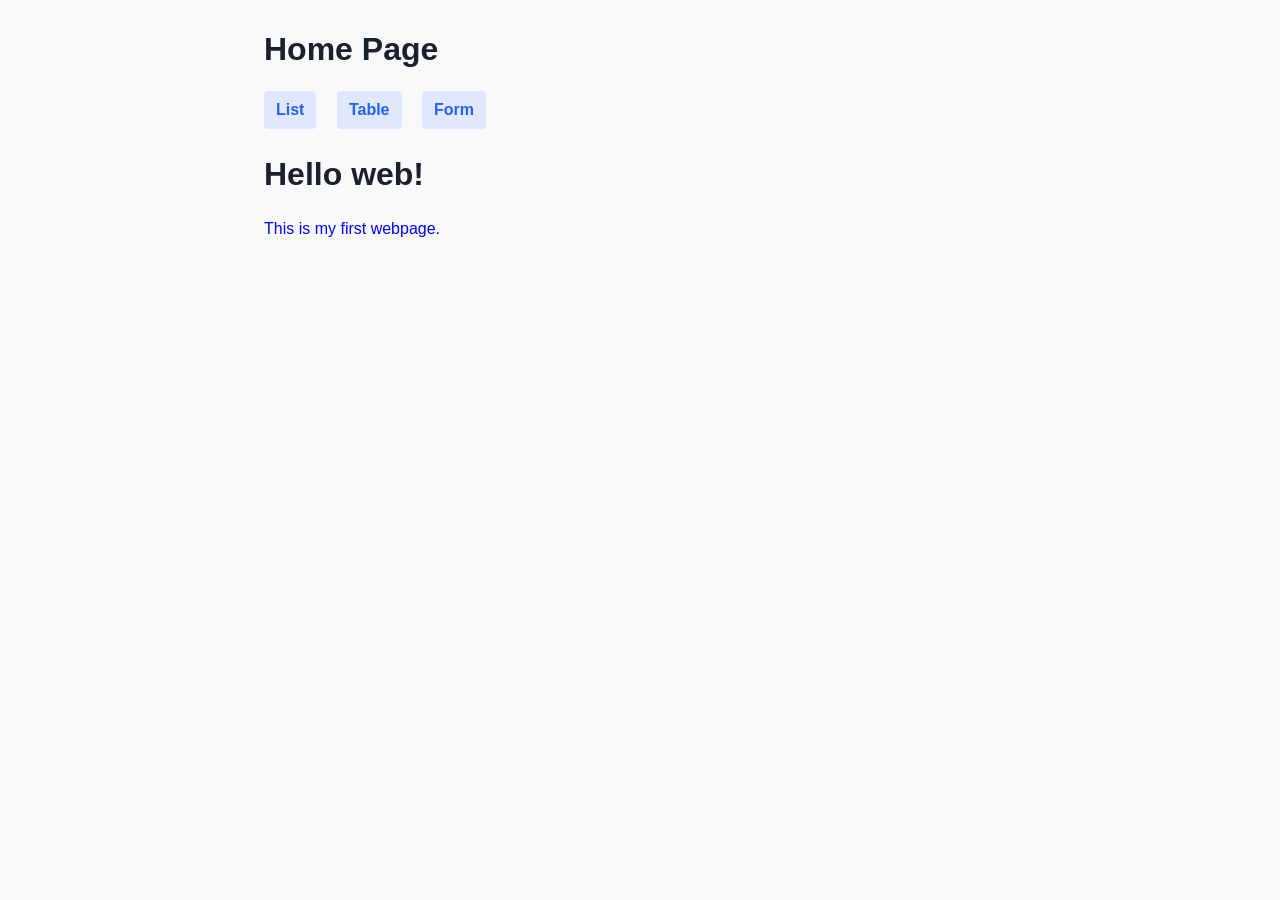
<file: WebProgramming/HTML-CSS-JavaScript/Project001_(Form_List_Table)/index.html>
<!DOCTYPE html>
<html lang="en">

<head>
    <link rel="stylesheet" href="style.css">
    <meta charset="UTF-8">
    <meta name="viewport" content="width=device-width, initial-scale=1.0">
    <title>Home</title>

    <style>
        p {
            color: blue;
        }
    </style>
</head>

<body>

    <h1>Home Page</h1>

    <a href="list.html">List</a>
    <a href="table.html">Table</a>
    <a href="form.html">Form</a>

    <h1>Hello web!</h1>

    <p>This is my first webpage.</p>

</body>

</html>
</file>
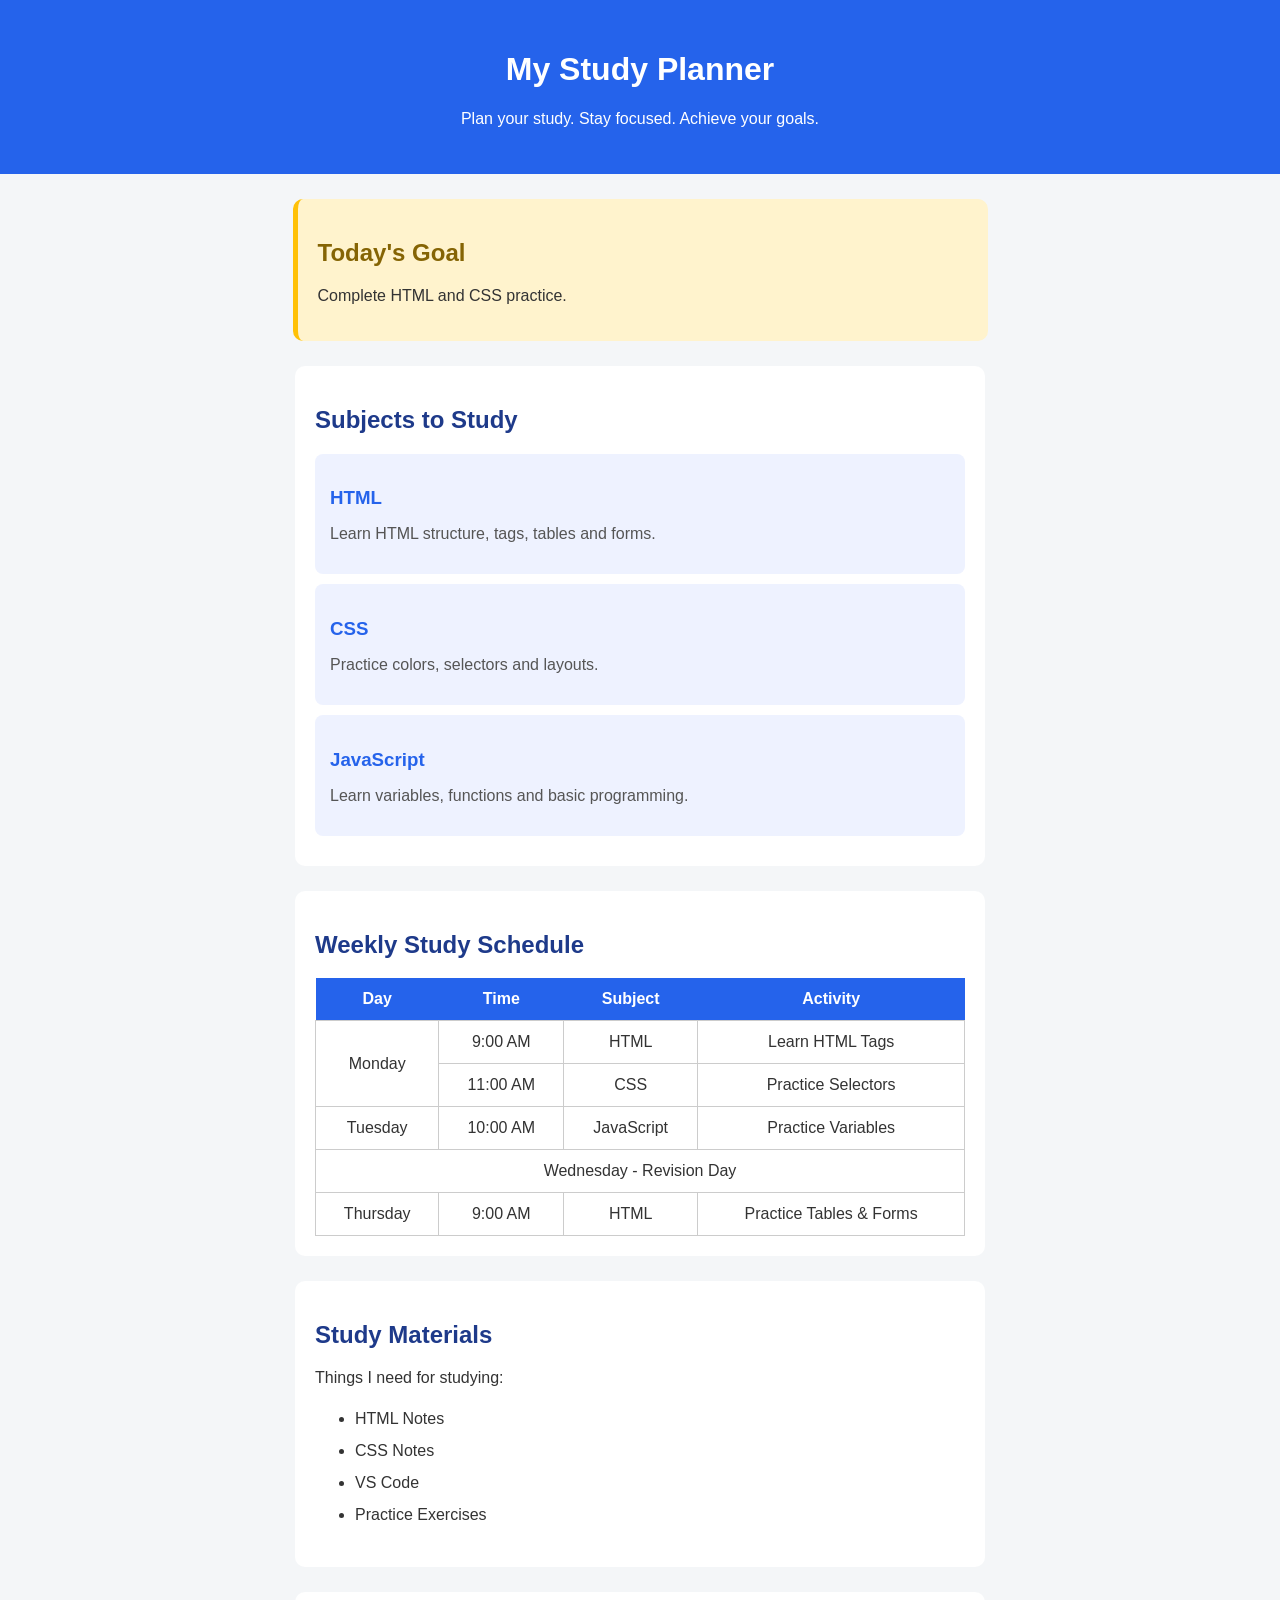
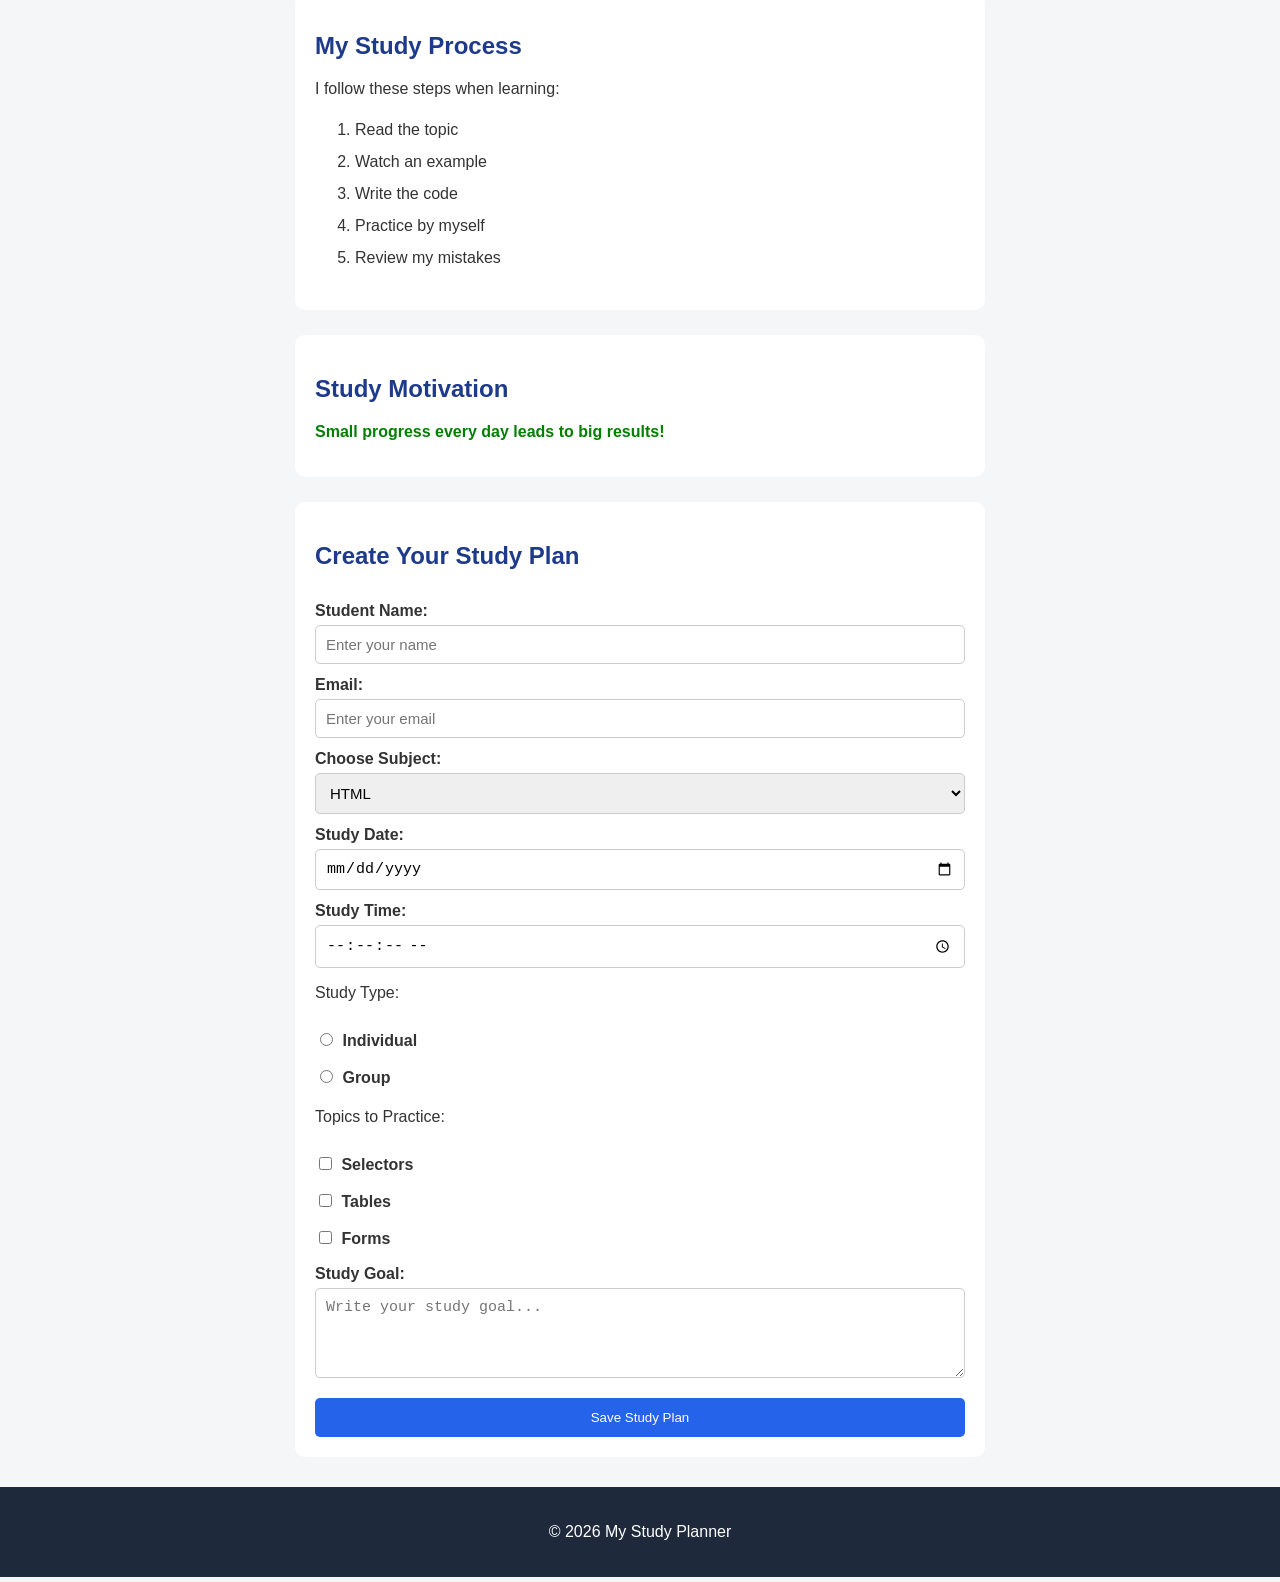
<file: WebProgramming/HTML-CSS-JavaScript/Project002_(Mini_Project_on_Study_Plan)/index.html>
<!DOCTYPE html>
<html lang="en">

<head>
    <meta charset="UTF-8">
    <meta name="viewport" content="width=device-width, initial-scale=1.0">

    <title>My Study Planner</title>

    <!-- ==============================================
        EXTERNAL CSS
        ============================================== -->
    <link rel="stylesheet" href="style.css">

    <!-- ==============================================
        INTERNAL CSS
        ============================================== -->
    <style>
        .today {
            background-color: #fff3cd;
            border-left: 5px solid #ffc107;
        }

        .today h2 {
            color: #856404;
        }
    </style>

</head>

<body>

    <!-- ==============================================
        HEADER
        ============================================== -->

    <header>

        <h1>My Study Planner</h1>

        <p>
            Plan your study. Stay focused. Achieve your goals.
        </p>

    </header>

    <main>

        <!-- ==============================================
            TODAY'S GOAL
            ============================================== -->

        <section class="today">

            <h2>Today's Goal</h2>

            <p>
                Complete HTML and CSS practice.
            </p>

        </section>

        <!-- ==============================================
            SUBJECTS
            ============================================== -->

        <section class="subjects">

            <h2>Subjects to Study</h2>

            <div class="subject">
                <h3>HTML</h3>
                <p>
                    Learn HTML structure, tags, tables and forms.
                </p>
            </div>

            <div class="subject">
                <h3>CSS</h3>
                <p>
                    Practice colors, selectors and layouts.
                </p>
            </div>

            <div class="subject">
                <h3>JavaScript</h3>
                <p>
                    Learn variables, functions and basic programming.
                </p>
            </div>

        </section>

        <!-- ==============================================
            STUDY SCHEDULE TABLE
            ============================================== -->

        <section class="schedule">

            <h2>Weekly Study Schedule</h2>

            <table>

                <!-- Table heading -->
                <tr>
                    <th>Day</th>
                    <th>Time</th>
                    <th>Subject</th>
                    <th>Activity</th>
                </tr>

                <!-- Monday -->
                <tr>
                    <td rowspan="2">Monday</td>
                    <td>9:00 AM</td>
                    <td>HTML</td>
                    <td>Learn HTML Tags</td>
                </tr>

                <tr>
                    <td>11:00 AM</td>
                    <td>CSS</td>
                    <td>Practice Selectors</td>
                </tr>

                <!-- Tuesday -->
                <tr>
                    <td>Tuesday</td>
                    <td>10:00 AM</td>
                    <td>JavaScript</td>
                    <td>Practice Variables</td>
                </tr>

                <!-- Colspan -->
                <tr>
                    <td colspan="4">
                        Wednesday - Revision Day
                    </td>
                </tr>

                <!-- Thursday -->
                <tr>
                    <td>Thursday</td>
                    <td>9:00 AM</td>
                    <td>HTML</td>
                    <td>Practice Tables & Forms</td>
                </tr>

            </table>

        </section>

        <!-- ==============================================
            STUDY MATERIALS - UL
            ============================================== -->

        <section class="materials">

            <h2>Study Materials</h2>

            <p>Things I need for studying:</p>

            <ul>
                <li>HTML Notes</li>
                <li>CSS Notes</li>
                <li>VS Code</li>
                <li>Practice Exercises</li>
            </ul>

        </section>

        <!-- ==============================================
            STUDY STEPS - OL
            ============================================== -->

        <section class="steps">

            <h2>My Study Process</h2>

            <p>I follow these steps when learning:</p>

            <ol>
                <li>Read the topic</li>
                <li>Watch an example</li>
                <li>Write the code</li>
                <li>Practice by myself</li>
                <li>Review my mistakes</li>
            </ol>

        </section>

        <!-- ==============================================
            MOTIVATION
            ============================================== -->

        <section class="motivation">

            <h2>Study Motivation</h2>

            <!-- INLINE CSS -->

            <p style="color: green; font-weight: bold;">
                Small progress every day leads to big results!
            </p>

        </section>

        <!-- ==============================================
            STUDY PLAN FORM
            ============================================== -->

        <section class="study-form">

            <h2>Create Your Study Plan</h2>

            <form id="studyForm">

                <!-- Name -->
                <label for="name">
                    Student Name:
                </label>
                <input
                    type="text"
                    id="name"
                    name="name"
                    placeholder="Enter your name"
                >

                <!-- Email -->
                <label for="email">
                    Email:
                </label>
                <input
                    type="email"
                    id="email"
                    name="email"
                    placeholder="Enter your email"
                >

                <!-- Subject -->
                <label for="subject">
                    Choose Subject:
                </label>
                <select id="subject" name="subject">
                    <option value="html">HTML</option>
                    <option value="css">CSS</option>
                    <option value="javascript">
                        JavaScript
                    </option>
                </select>

                <!-- Study Date -->
                <label for="date">
                    Study Date:
                </label>
                <input
                    type="date"
                    id="date"
                    name="date"
                >

                <!-- Study Time -->
                <label for="time">Study Time:</label>
                <input
                    type="time"
                    id="time"
                    name="time"
                    step="1"
                >

                <!-- Study Type -->
                <p>Study Type:</p>

                <label>
                    <input
                        type="radio"
                        name="study-type"
                        value="individual"
                    >
                    Individual
                </label>

                <label>
                    <input
                        type="radio"
                        name="study-type"
                        value="group"
                    >
                    Group
                </label>

                <!-- Topics -->
                <p>Topics to Practice:</p>

                <label>
                    <input
                        type="checkbox"
                        name="topics"
                        value="selectors"
                    >
                    Selectors
                </label>

                <label>
                    <input
                        type="checkbox"
                        name="topics"
                        value="tables"
                    >
                    Tables
                </label>

                <label>
                    <input
                        type="checkbox"
                        name="topics"
                        value="forms"
                    >
                    Forms
                </label>

                <!-- Message -->
                <label for="message">
                    Study Goal:
                </label>
                <textarea
                    id="message"
                    name="message"
                    rows="4"
                    placeholder="Write your study goal..."
                ></textarea>

                <!-- Submit -->
                <button type="submit">
                    Save Study Plan
                </button>

            </form>

        </section>

    </main>

    <!-- ==============================================
        FOOTER
        ============================================== -->

    <footer>

        <p>
            &copy; 2026 My Study Planner
        </p>

    </footer>

<script>
    document.getElementById("studyForm").addEventListener("submit", function(event) {
        event.preventDefault(); // Stops the page from refreshing
        alert("Study Plan submitted successfully!");
    });
</script>

</body>

</html>
</file>
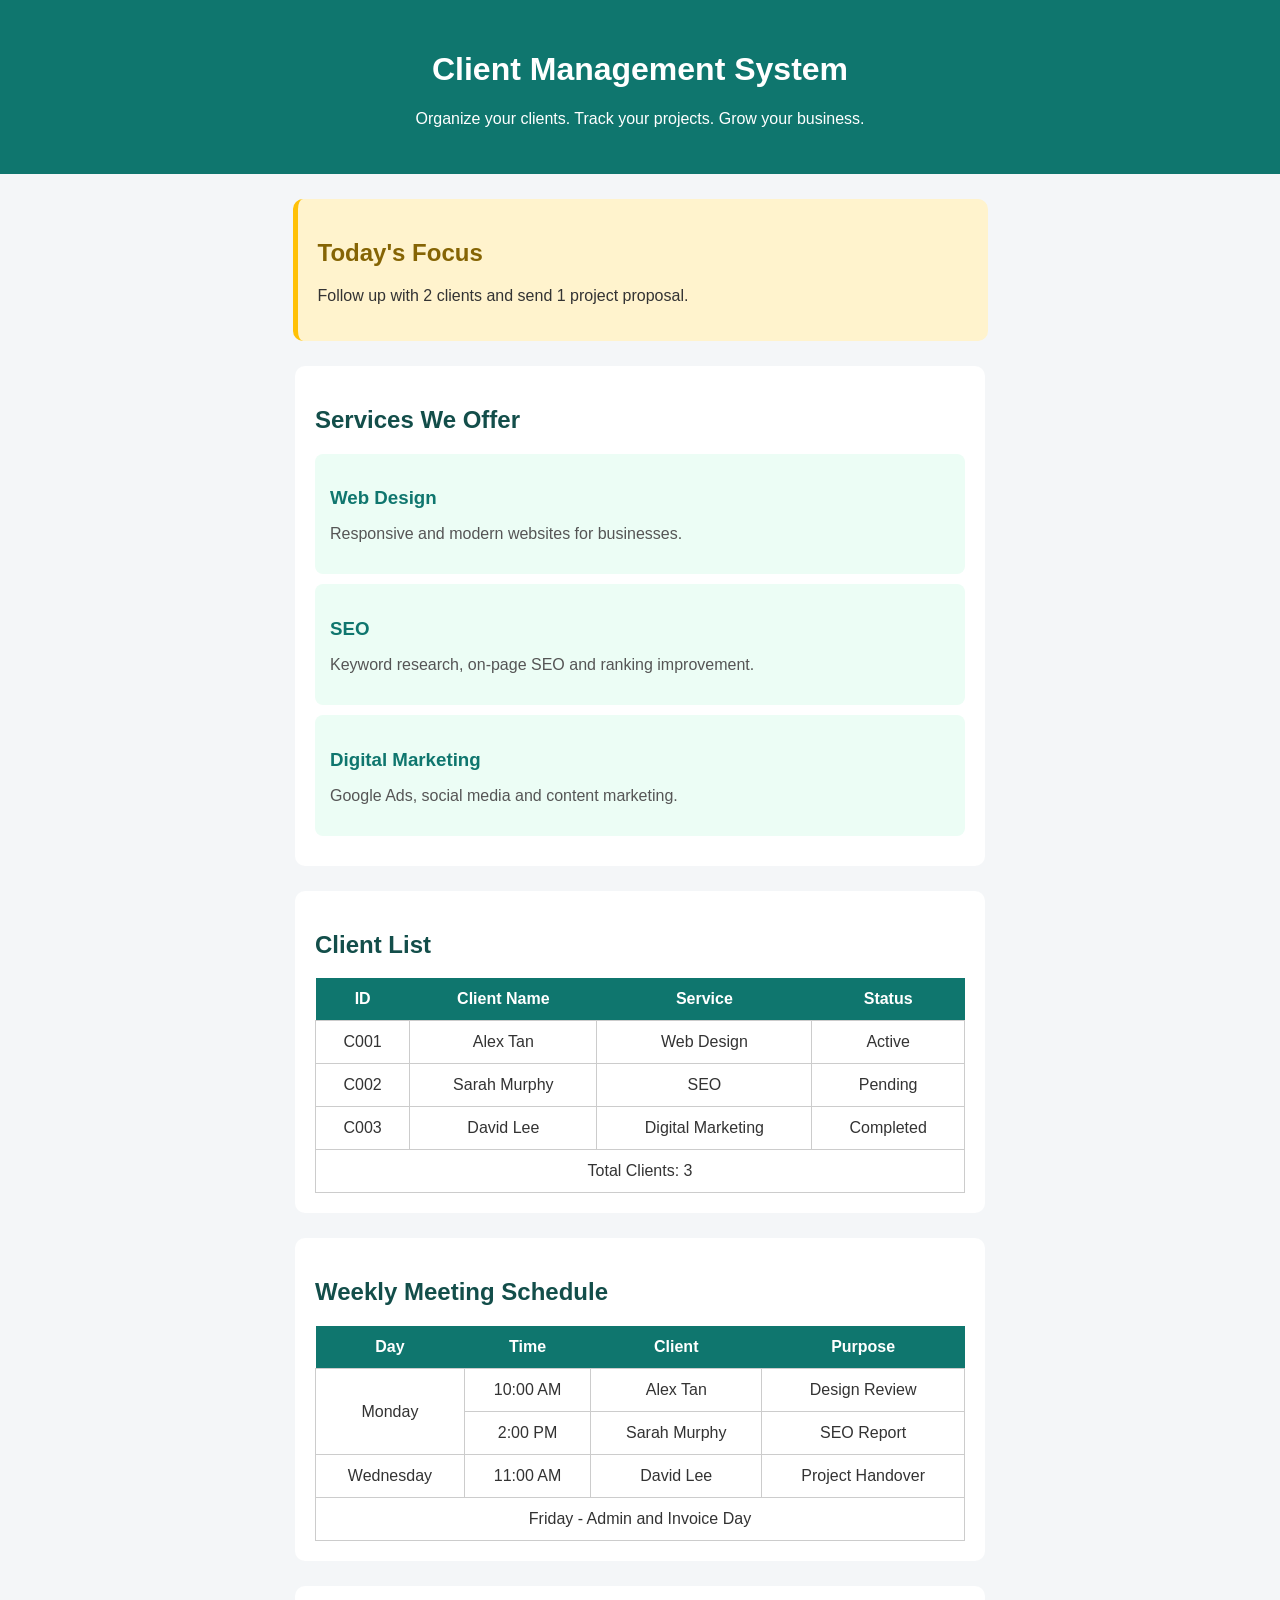
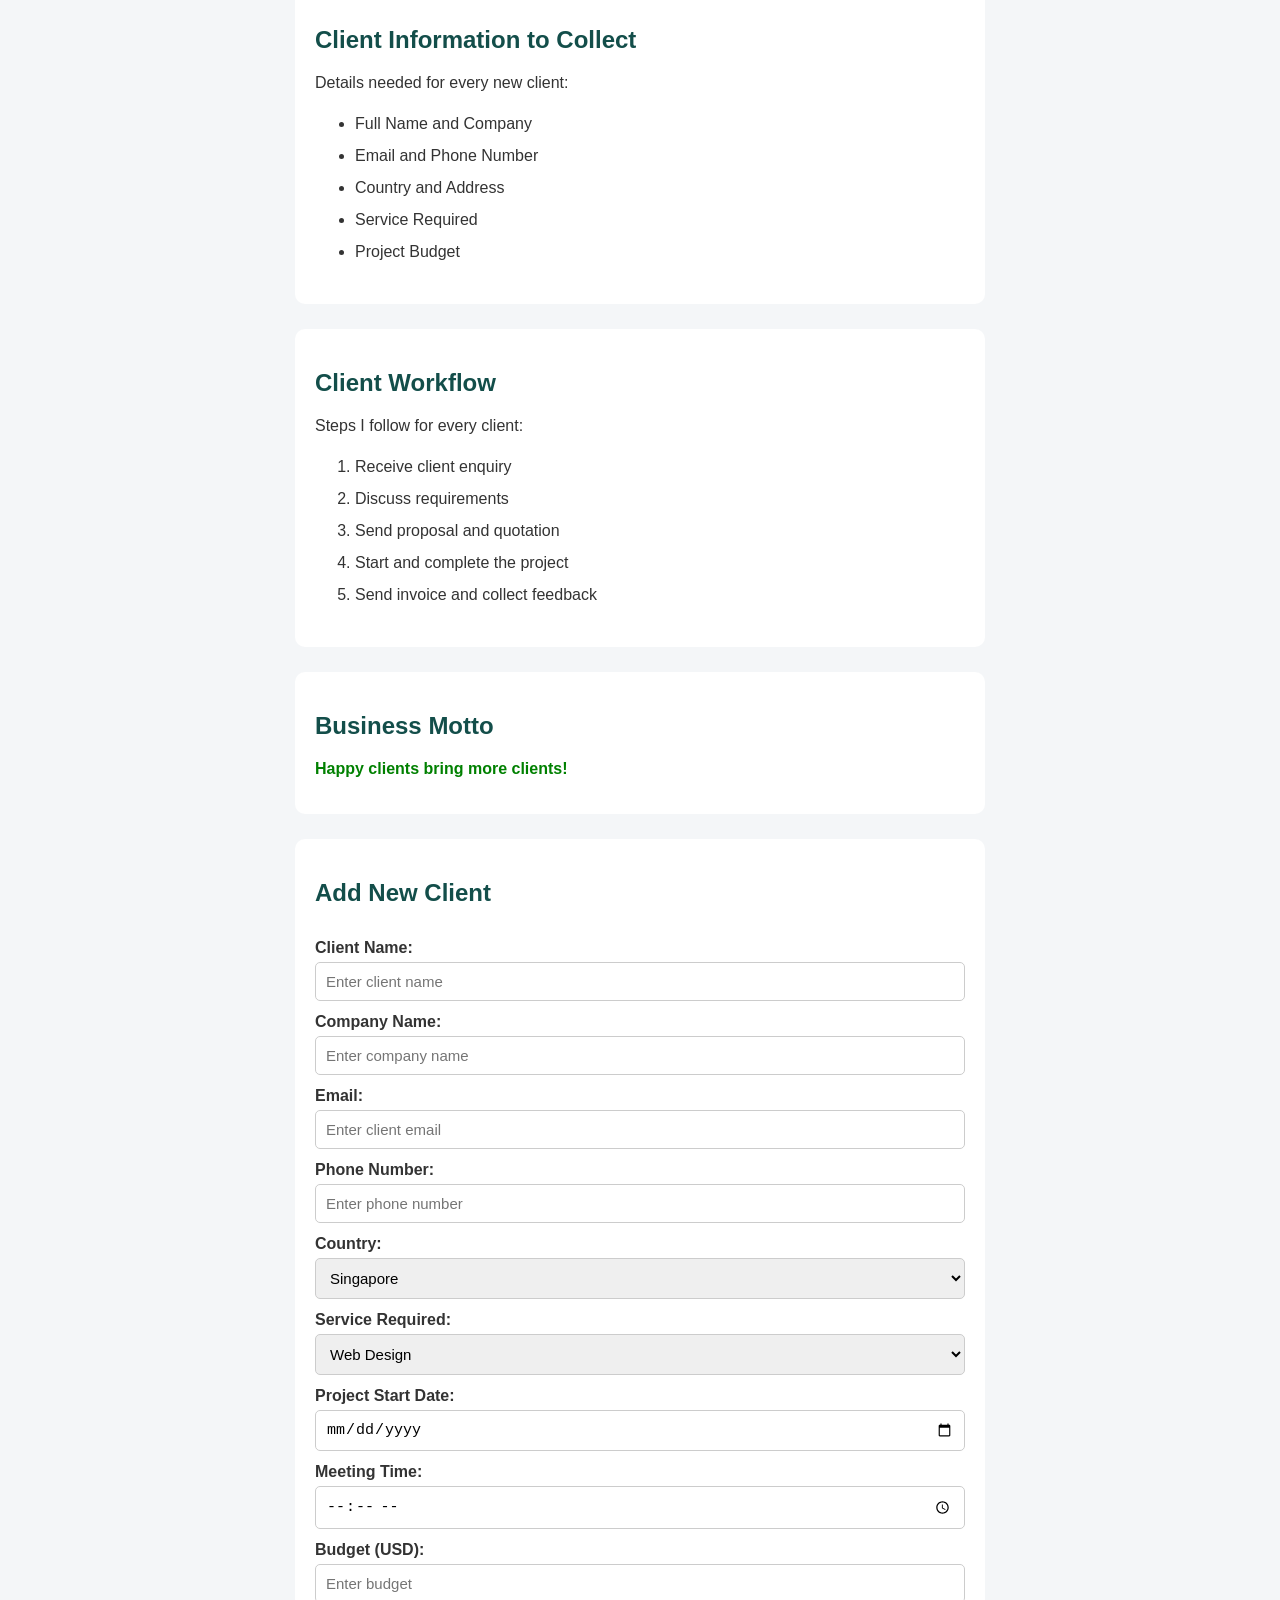
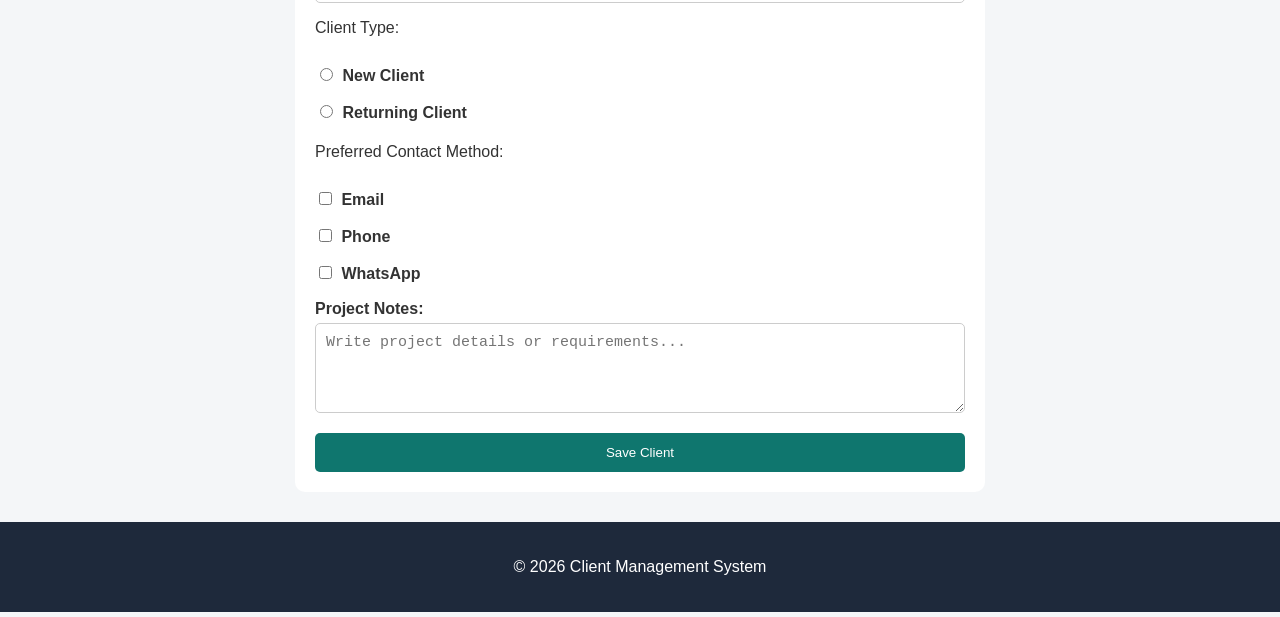
<file: WebProgramming/HTML-CSS-JavaScript/Project003_(Mini_Project_on_Client_Management)/index.html>
<!DOCTYPE html>
<html lang="en">

<head>
    <meta charset="UTF-8">
    <meta name="viewport" content="width=device-width, initial-scale=1.0">

    <title>Client Management System</title>

    <!-- ==============================================
        EXTERNAL CSS
        ============================================== -->
    <link rel="stylesheet" href="style.css">

    <!-- ==============================================
        INTERNAL CSS
        ============================================== -->
    <style>
        .today {
            background-color: #fff3cd;
            border-left: 5px solid #ffc107;
        }

        .today h2 {
            color: #856404;
        }
    </style>

</head>

<body>

    <!-- ==============================================
        HEADER
        ============================================== -->

    <header>

        <h1>Client Management System</h1>

        <p>
            Organize your clients. Track your projects. Grow your business.
        </p>

    </header>

    <main>

        <!-- ==============================================
            TODAY'S FOCUS
            ============================================== -->

        <section class="today">

            <h2>Today's Focus</h2>

            <p>
                Follow up with 2 clients and send 1 project proposal.
            </p>

        </section>

        <!-- ==============================================
            SERVICES
            ============================================== -->

        <section class="services">

            <h2>Services We Offer</h2>

            <div class="service">
                <h3>Web Design</h3>
                <p>
                    Responsive and modern websites for businesses.
                </p>
            </div>

            <div class="service">
                <h3>SEO</h3>
                <p>
                    Keyword research, on-page SEO and ranking improvement.
                </p>
            </div>

            <div class="service">
                <h3>Digital Marketing</h3>
                <p>
                    Google Ads, social media and content marketing.
                </p>
            </div>

        </section>

        <!-- ==============================================
            CLIENT LIST TABLE
            ============================================== -->

        <section class="clients">

            <h2>Client List</h2>

            <table>

                <!-- Table heading -->
                <tr>
                    <th>ID</th>
                    <th>Client Name</th>
                    <th>Service</th>
                    <th>Status</th>
                </tr>

                <tr>
                    <td>C001</td>
                    <td>Alex Tan</td>
                    <td>Web Design</td>
                    <td>Active</td>
                </tr>

                <tr>
                    <td>C002</td>
                    <td>Sarah Murphy</td>
                    <td>SEO</td>
                    <td>Pending</td>
                </tr>

                <tr>
                    <td>C003</td>
                    <td>David Lee</td>
                    <td>Digital Marketing</td>
                    <td>Completed</td>
                </tr>

                <!-- Colspan -->
                <tr>
                    <td colspan="4">
                        Total Clients: 3
                    </td>
                </tr>

            </table>

        </section>

        <!-- ==============================================
            PROJECT SCHEDULE TABLE (ROWSPAN + COLSPAN)
            ============================================== -->

        <section class="schedule">

            <h2>Weekly Meeting Schedule</h2>

            <table>

                <tr>
                    <th>Day</th>
                    <th>Time</th>
                    <th>Client</th>
                    <th>Purpose</th>
                </tr>

                <!-- Monday -->
                <tr>
                    <td rowspan="2">Monday</td>
                    <td>10:00 AM</td>
                    <td>Alex Tan</td>
                    <td>Design Review</td>
                </tr>

                <tr>
                    <td>2:00 PM</td>
                    <td>Sarah Murphy</td>
                    <td>SEO Report</td>
                </tr>

                <!-- Wednesday -->
                <tr>
                    <td>Wednesday</td>
                    <td>11:00 AM</td>
                    <td>David Lee</td>
                    <td>Project Handover</td>
                </tr>

                <!-- Colspan -->
                <tr>
                    <td colspan="4">
                        Friday - Admin and Invoice Day
                    </td>
                </tr>

            </table>

        </section>

        <!-- ==============================================
            CLIENT INFORMATION CHECKLIST - UL
            ============================================== -->

        <section class="materials">

            <h2>Client Information to Collect</h2>

            <p>Details needed for every new client:</p>

            <ul>
                <li>Full Name and Company</li>
                <li>Email and Phone Number</li>
                <li>Country and Address</li>
                <li>Service Required</li>
                <li>Project Budget</li>
            </ul>

        </section>

        <!-- ==============================================
            CLIENT WORKFLOW - OL
            ============================================== -->

        <section class="steps">

            <h2>Client Workflow</h2>

            <p>Steps I follow for every client:</p>

            <ol>
                <li>Receive client enquiry</li>
                <li>Discuss requirements</li>
                <li>Send proposal and quotation</li>
                <li>Start and complete the project</li>
                <li>Send invoice and collect feedback</li>
            </ol>

        </section>

        <!-- ==============================================
            MOTIVATION
            ============================================== -->

        <section class="motivation">

            <h2>Business Motto</h2>

            <!-- INLINE CSS -->

            <p style="color: green; font-weight: bold;">
                Happy clients bring more clients!
            </p>

        </section>

        <!-- ==============================================
            ADD CLIENT FORM
            ============================================== -->

        <section class="client-form">

            <h2>Add New Client</h2>

            <form id="clientForm">

                <!-- Name -->
                <label for="name">
                    Client Name:
                </label>
                <input
                    type="text"
                    id="name"
                    name="name"
                    placeholder="Enter client name"
                >

                <!-- Company -->
                <label for="company">
                    Company Name:
                </label>
                <input
                    type="text"
                    id="company"
                    name="company"
                    placeholder="Enter company name"
                >

                <!-- Email -->
                <label for="email">
                    Email:
                </label>
                <input
                    type="email"
                    id="email"
                    name="email"
                    placeholder="Enter client email"
                >

                <!-- Phone -->
                <label for="phone">
                    Phone Number:
                </label>
                <input
                    type="tel"
                    id="phone"
                    name="phone"
                    placeholder="Enter phone number"
                >

                <!-- Country -->
                <label for="country">
                    Country:
                </label>
                <select id="country" name="country">
                    <option value="singapore">Singapore</option>
                    <option value="ireland">Ireland</option>
                    <option value="uk">United Kingdom</option>
                    <option value="usa">USA</option>
                    <option value="australia">Australia</option>
                    <option value="other">Other</option>
                </select>

                <!-- Service -->
                <label for="service">
                    Service Required:
                </label>
                <select id="service" name="service">
                    <option value="web-design">Web Design</option>
                    <option value="seo">SEO</option>
                    <option value="marketing">Digital Marketing</option>
                </select>

                <!-- Start Date -->
                <label for="date">
                    Project Start Date:
                </label>
                <input
                    type="date"
                    id="date"
                    name="date"
                >

                <!-- Meeting Time -->
                <label for="time">Meeting Time:</label>
                <input
                    type="time"
                    id="time"
                    name="time"
                >

                <!-- Budget -->
                <label for="budget">
                    Budget (USD):
                </label>
                <input
                    type="number"
                    id="budget"
                    name="budget"
                    placeholder="Enter budget"
                >

                <!-- Client Type -->
                <p>Client Type:</p>

                <label>
                    <input
                        type="radio"
                        name="client-type"
                        value="new"
                    >
                    New Client
                </label>

                <label>
                    <input
                        type="radio"
                        name="client-type"
                        value="returning"
                    >
                    Returning Client
                </label>

                <!-- Contact Method -->
                <p>Preferred Contact Method:</p>

                <label>
                    <input
                        type="checkbox"
                        name="contact"
                        value="email"
                    >
                    Email
                </label>

                <label>
                    <input
                        type="checkbox"
                        name="contact"
                        value="phone"
                    >
                    Phone
                </label>

                <label>
                    <input
                        type="checkbox"
                        name="contact"
                        value="whatsapp"
                    >
                    WhatsApp
                </label>

                <!-- Notes -->
                <label for="notes">
                    Project Notes:
                </label>
                <textarea
                    id="notes"
                    name="notes"
                    rows="4"
                    placeholder="Write project details or requirements..."
                ></textarea>

                <!-- Submit -->
                <button type="submit">
                    Save Client
                </button>

            </form>

        </section>

    </main>

    <!-- ==============================================
        FOOTER
        ============================================== -->

    <footer>

        <p>
            &copy; 2026 Client Management System
        </p>

    </footer>

<script>
    document.getElementById("clientForm").addEventListener("submit", function(event) {
        event.preventDefault(); // Stops the page from refreshing
        alert("Client saved successfully!");
    });
</script>

</body>

</html>
</file>
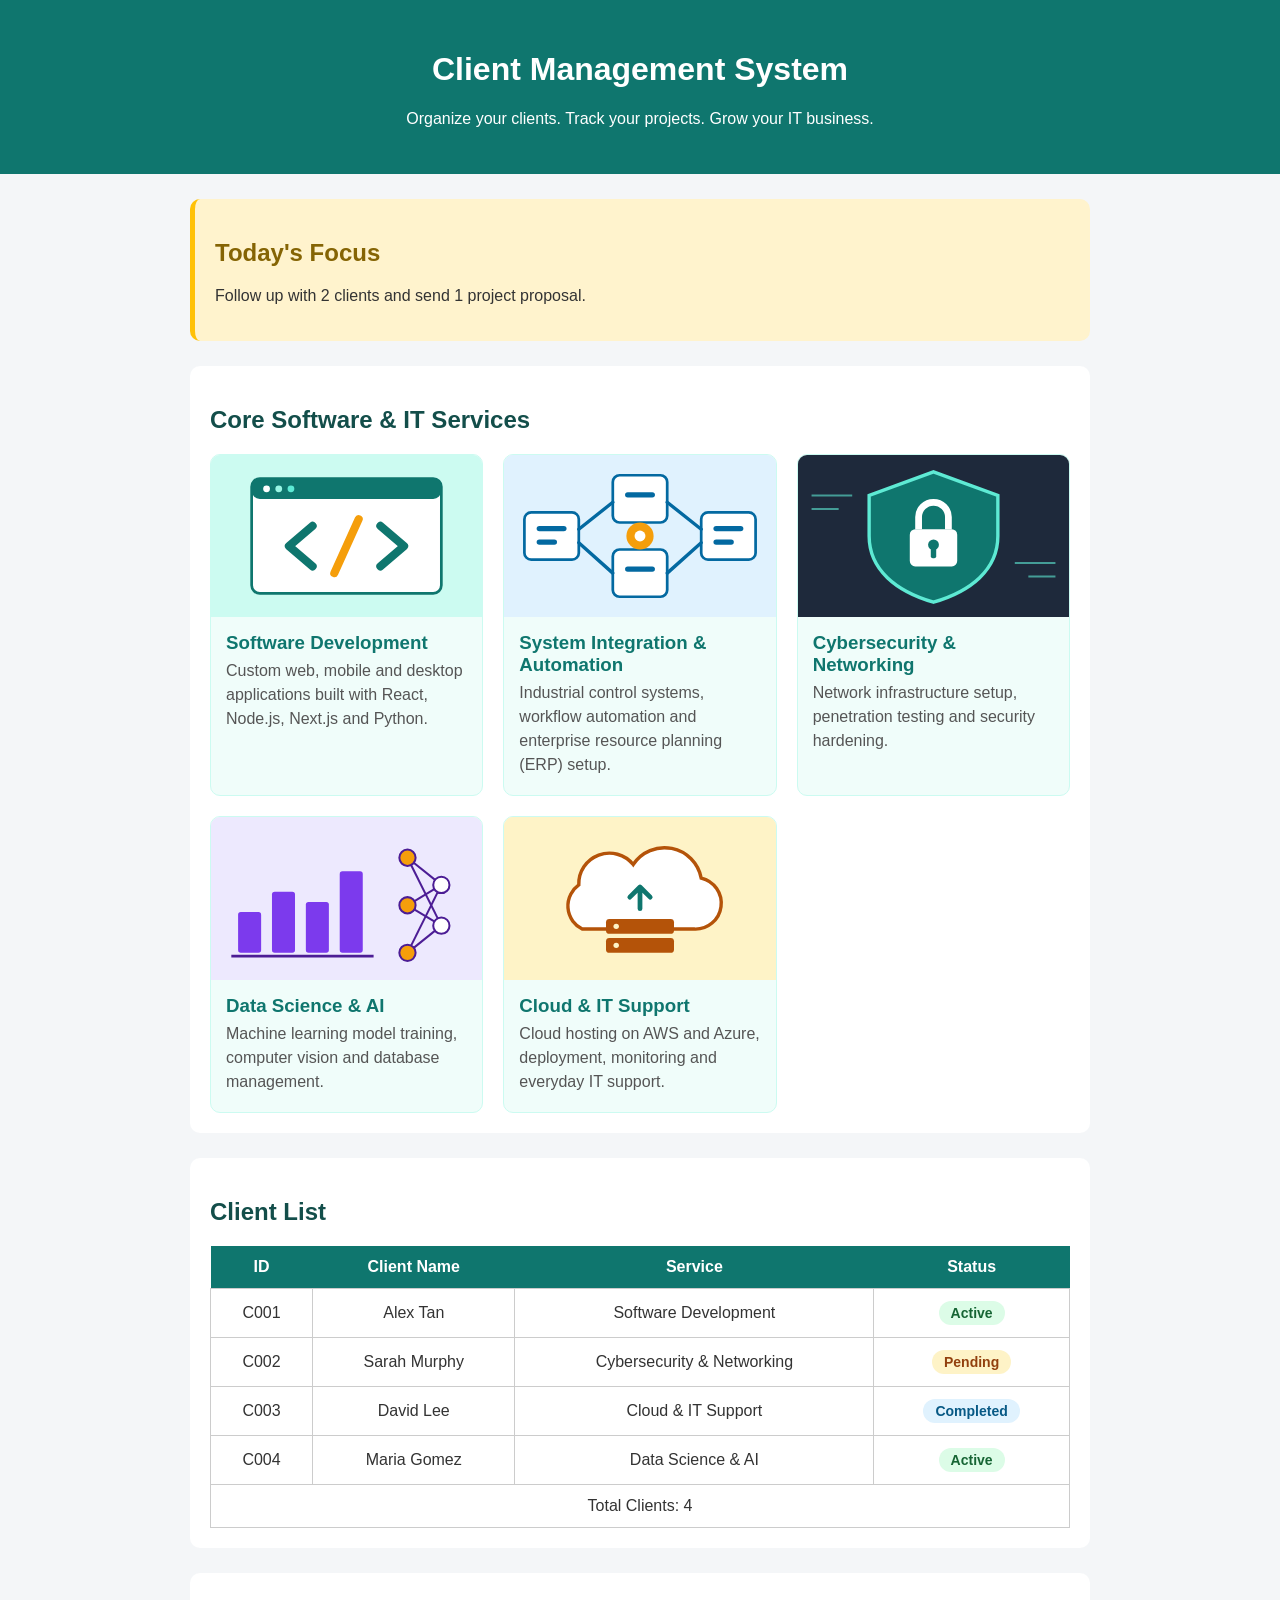
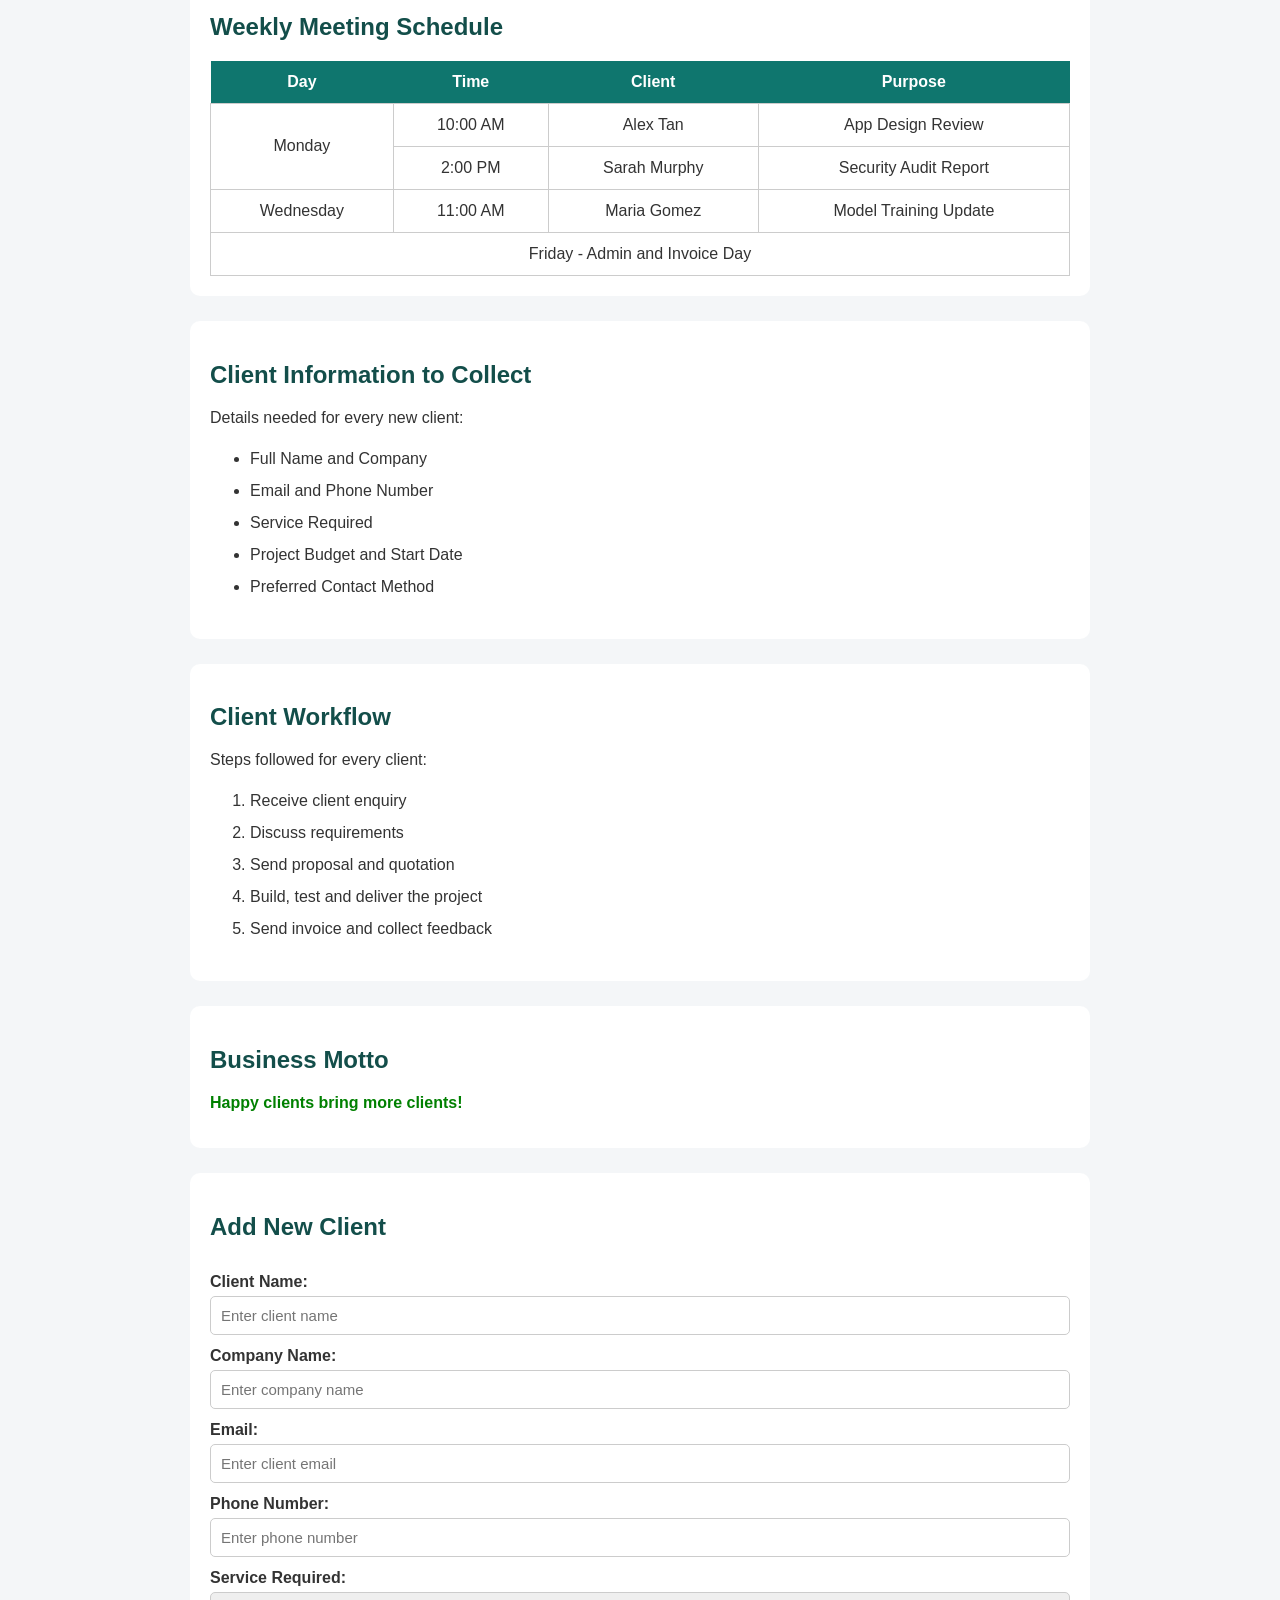
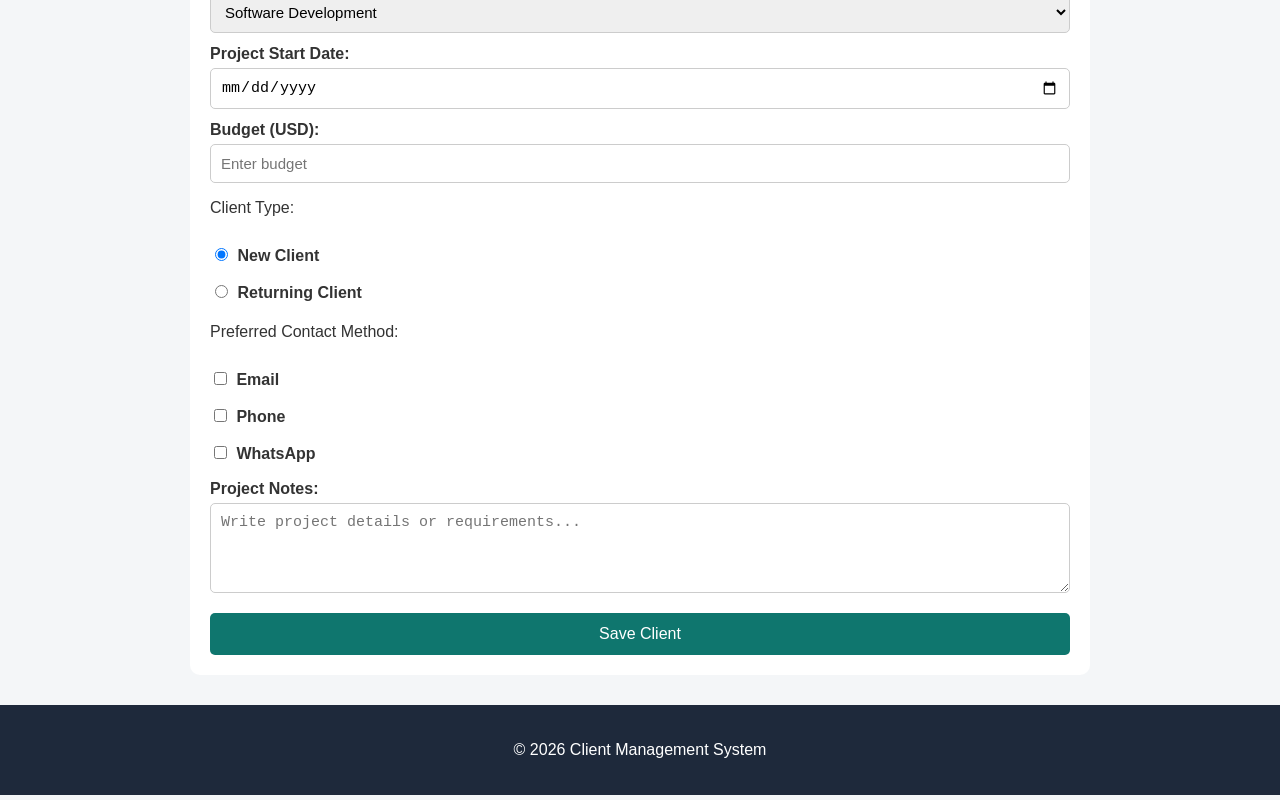
<file: WebProgramming/HTML-CSS-JavaScript/Project003_(Mini_Project_on_Client_Management2)/index.html>
<!DOCTYPE html>
<html lang="en">

<head>
    <meta charset="UTF-8">
    <meta name="viewport" content="width=device-width, initial-scale=1.0">
    <title>Client Management System</title>

    <!-- EXTERNAL CSS -->
    <link rel="stylesheet" href="style.css">

    <!-- INTERNAL CSS -->
    <style>
        .today {
            background-color: #fff3cd;
            border-left: 5px solid #ffc107;
        }

        .today h2 {
            color: #856404;
        }
    </style>
</head>

<body>

    <!-- HEADER -->
    <header>
        <h1>Client Management System</h1>
        <p>Organize your clients. Track your projects. Grow your IT business.</p>
    </header>

    <main>

        <!-- TODAY'S FOCUS -->
        <section class="today">
            <h2>Today's Focus</h2>
            <p>Follow up with 2 clients and send 1 project proposal.</p>
        </section>

        <!-- SERVICES -->
        <section class="services">
            <h2>Core Software &amp; IT Services</h2>

            <div class="service-grid">

                <div class="service">
                    <img src="images/software-development.svg" alt="Code window with brackets">
                    <h3>Software Development</h3>
                    <p>Custom web, mobile and desktop applications built with React, Node.js, Next.js and Python.</p>
                </div>

                <div class="service">
                    <img src="images/system-integration.svg" alt="Connected systems diagram">
                    <h3>System Integration &amp; Automation</h3>
                    <p>Industrial control systems, workflow automation and enterprise resource planning (ERP) setup.</p>
                </div>

                <div class="service">
                    <img src="images/cybersecurity.svg" alt="Shield with a lock">
                    <h3>Cybersecurity &amp; Networking</h3>
                    <p>Network infrastructure setup, penetration testing and security hardening.</p>
                </div>

                <div class="service">
                    <img src="images/data-ai.svg" alt="Bar chart and neural network">
                    <h3>Data Science &amp; AI</h3>
                    <p>Machine learning model training, computer vision and database management.</p>
                </div>

                <div class="service">
                    <img src="images/cloud-it.svg" alt="Cloud with server stack">
                    <h3>Cloud &amp; IT Support</h3>
                    <p>Cloud hosting on AWS and Azure, deployment, monitoring and everyday IT support.</p>
                </div>

            </div>
        </section>

        <!-- CLIENT LIST TABLE -->
        <section class="clients">
            <h2>Client List</h2>

            <table>
                <thead>
                    <tr>
                        <th>ID</th>
                        <th>Client Name</th>
                        <th>Service</th>
                        <th>Status</th>
                    </tr>
                </thead>

                <tbody id="clientTable">
                    <tr>
                        <td>C001</td>
                        <td>Alex Tan</td>
                        <td>Software Development</td>
                        <td><span class="status active">Active</span></td>
                    </tr>
                    <tr>
                        <td>C002</td>
                        <td>Sarah Murphy</td>
                        <td>Cybersecurity &amp; Networking</td>
                        <td><span class="status pending">Pending</span></td>
                    </tr>
                    <tr>
                        <td>C003</td>
                        <td>David Lee</td>
                        <td>Cloud &amp; IT Support</td>
                        <td><span class="status done">Completed</span></td>
                    </tr>
                    <tr>
                        <td>C004</td>
                        <td>Maria Gomez</td>
                        <td>Data Science &amp; AI</td>
                        <td><span class="status active">Active</span></td>
                    </tr>
                </tbody>

                <!-- Colspan -->
                <tfoot>
                    <tr>
                        <td colspan="4" id="totalClients">Total Clients: 4</td>
                    </tr>
                </tfoot>
            </table>
        </section>

        <!-- WEEKLY MEETING SCHEDULE (ROWSPAN + COLSPAN) -->
        <section class="schedule">
            <h2>Weekly Meeting Schedule</h2>

            <table>
                <tr>
                    <th>Day</th>
                    <th>Time</th>
                    <th>Client</th>
                    <th>Purpose</th>
                </tr>

                <!-- Rowspan -->
                <tr>
                    <td rowspan="2">Monday</td>
                    <td>10:00 AM</td>
                    <td>Alex Tan</td>
                    <td>App Design Review</td>
                </tr>
                <tr>
                    <td>2:00 PM</td>
                    <td>Sarah Murphy</td>
                    <td>Security Audit Report</td>
                </tr>

                <tr>
                    <td>Wednesday</td>
                    <td>11:00 AM</td>
                    <td>Maria Gomez</td>
                    <td>Model Training Update</td>
                </tr>

                <!-- Colspan -->
                <tr>
                    <td colspan="4">Friday - Admin and Invoice Day</td>
                </tr>
            </table>
        </section>

        <!-- CLIENT INFORMATION - UL -->
        <section class="materials">
            <h2>Client Information to Collect</h2>
            <p>Details needed for every new client:</p>

            <ul>
                <li>Full Name and Company</li>
                <li>Email and Phone Number</li>
                <li>Service Required</li>
                <li>Project Budget and Start Date</li>
                <li>Preferred Contact Method</li>
            </ul>
        </section>

        <!-- CLIENT WORKFLOW - OL -->
        <section class="steps">
            <h2>Client Workflow</h2>
            <p>Steps followed for every client:</p>

            <ol>
                <li>Receive client enquiry</li>
                <li>Discuss requirements</li>
                <li>Send proposal and quotation</li>
                <li>Build, test and deliver the project</li>
                <li>Send invoice and collect feedback</li>
            </ol>
        </section>

        <!-- MOTTO (INLINE CSS) -->
        <section class="motivation">
            <h2>Business Motto</h2>
            <p style="color: green; font-weight: bold;">
                Happy clients bring more clients!
            </p>
        </section>

        <!-- ADD CLIENT FORM -->
        <section class="client-form">
            <h2>Add New Client</h2>

            <form id="clientForm">

                <label for="name">Client Name:</label>
                <input type="text" id="name" name="name" placeholder="Enter client name" required>

                <label for="company">Company Name:</label>
                <input type="text" id="company" name="company" placeholder="Enter company name">

                <label for="email">Email:</label>
                <input type="email" id="email" name="email" placeholder="Enter client email">

                <label for="phone">Phone Number:</label>
                <input type="tel" id="phone" name="phone" placeholder="Enter phone number">

                <label for="service">Service Required:</label>
                <select id="service" name="service">
                    <option>Software Development</option>
                    <option>System Integration &amp; Automation</option>
                    <option>Cybersecurity &amp; Networking</option>
                    <option>Data Science &amp; AI</option>
                    <option>Cloud &amp; IT Support</option>
                </select>

                <label for="date">Project Start Date:</label>
                <input type="date" id="date" name="date">

                <label for="budget">Budget (USD):</label>
                <input type="number" id="budget" name="budget" placeholder="Enter budget">

                <p>Client Type:</p>
                <label>
                    <input type="radio" name="client-type" value="new" checked> New Client
                </label>
                <label>
                    <input type="radio" name="client-type" value="returning"> Returning Client
                </label>

                <p>Preferred Contact Method:</p>
                <label><input type="checkbox" name="contact" value="email"> Email</label>
                <label><input type="checkbox" name="contact" value="phone"> Phone</label>
                <label><input type="checkbox" name="contact" value="whatsapp"> WhatsApp</label>

                <label for="notes">Project Notes:</label>
                <textarea id="notes" name="notes" rows="4" placeholder="Write project details or requirements..."></textarea>

                <button type="submit">Save Client</button>

            </form>
        </section>

    </main>

    <!-- FOOTER -->
    <footer>
        <p>&copy; 2026 Client Management System</p>
    </footer>

<script>
    var table = document.getElementById("clientTable");

    document.getElementById("clientForm").addEventListener("submit", function (event) {
        event.preventDefault(); // Stops the page from refreshing

        // New client ID, for example C005
        var number = table.rows.length + 1;
        var id = "C" + String(number).padStart(3, "0");

        var row = document.createElement("tr");
        [id,
         document.getElementById("name").value.trim(),
         document.getElementById("service").value].forEach(function (text) {
            var cell = document.createElement("td");
            cell.textContent = text;
            row.appendChild(cell);
        });

        var statusCell = document.createElement("td");
        statusCell.innerHTML = '<span class="status pending">Pending</span>';
        row.appendChild(statusCell);

        table.appendChild(row);
        document.getElementById("totalClients").textContent = "Total Clients: " + table.rows.length;

        this.reset();
        alert("Client saved successfully!");
    });
</script>

</body>

</html>
</file>
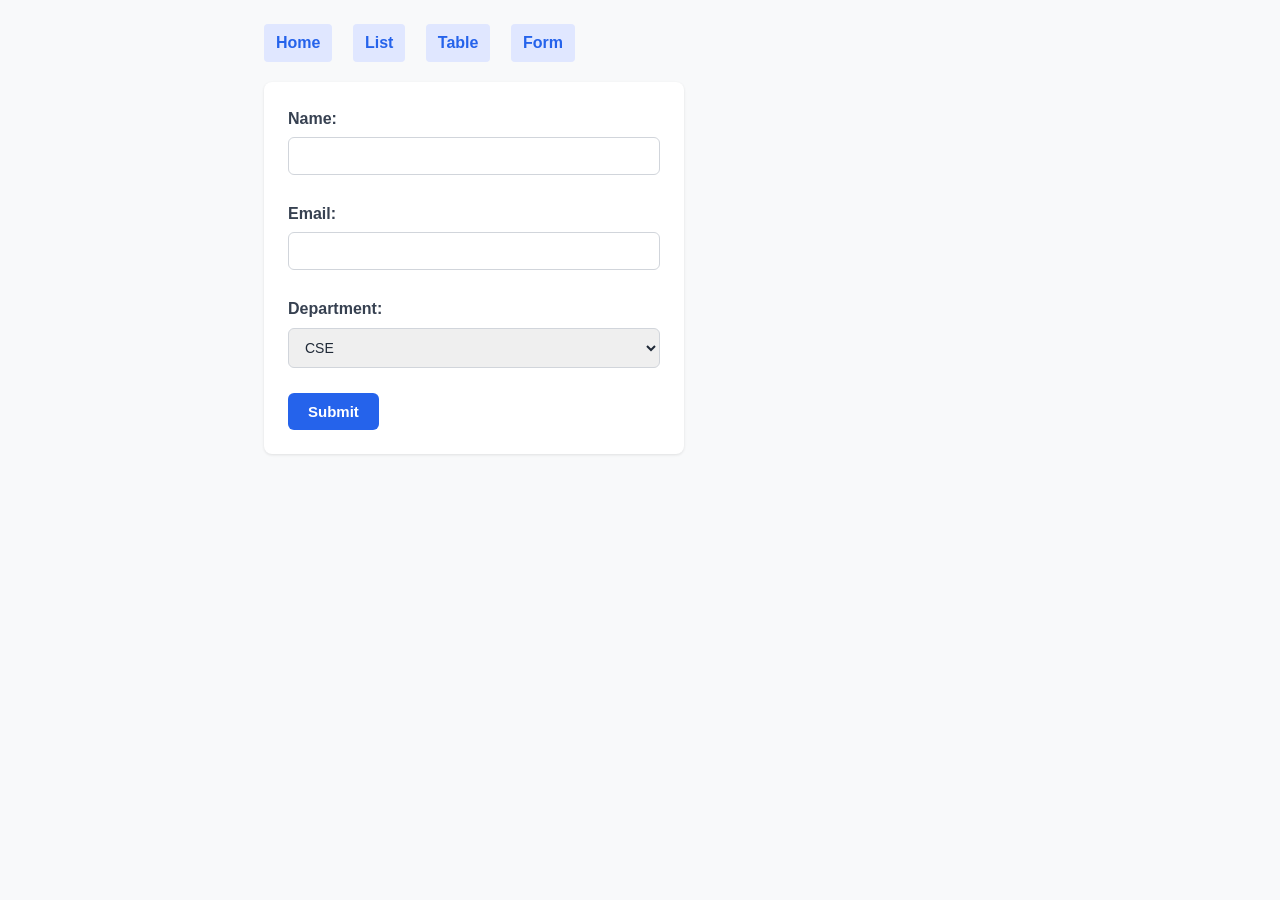
<file: WebProgramming/HTML-CSS-JavaScript/Project001_(Form_List_Table)/form.html>
<!DOCTYPE html>
<html lang="en">
<head>
    <link rel="stylesheet" href="style.css">
    <meta charset="UTF-8">
    <meta name="viewport" content="width=device-width, initial-scale=1.0">
    <title>Form</title>
</head>
<body>

    <a href="index.html">Home</a>
    <a href="list.html">List</a>
    <a href="table.html">Table</a>
    <a href="form.html">Form</a>

    <form>
        <div>
            <label for="name">Name:</label>
            <input id="name" name="name" type="text" required>
        </div>
        <br>

        <div>
            <label for="email">Email:</label>
            <input id="email" name="email" type="email" required>
        </div>
        <br>

        <div>
            <label for="dept">Department:</label>
            <select id="dept" name="dept">
                <option value="cse">CSE</option>
                <option value="eee">EEE</option>
            </select>
        </div>
        <br>

        <button type="submit">Submit</button>
    </form>

</body>
</html>
</file>
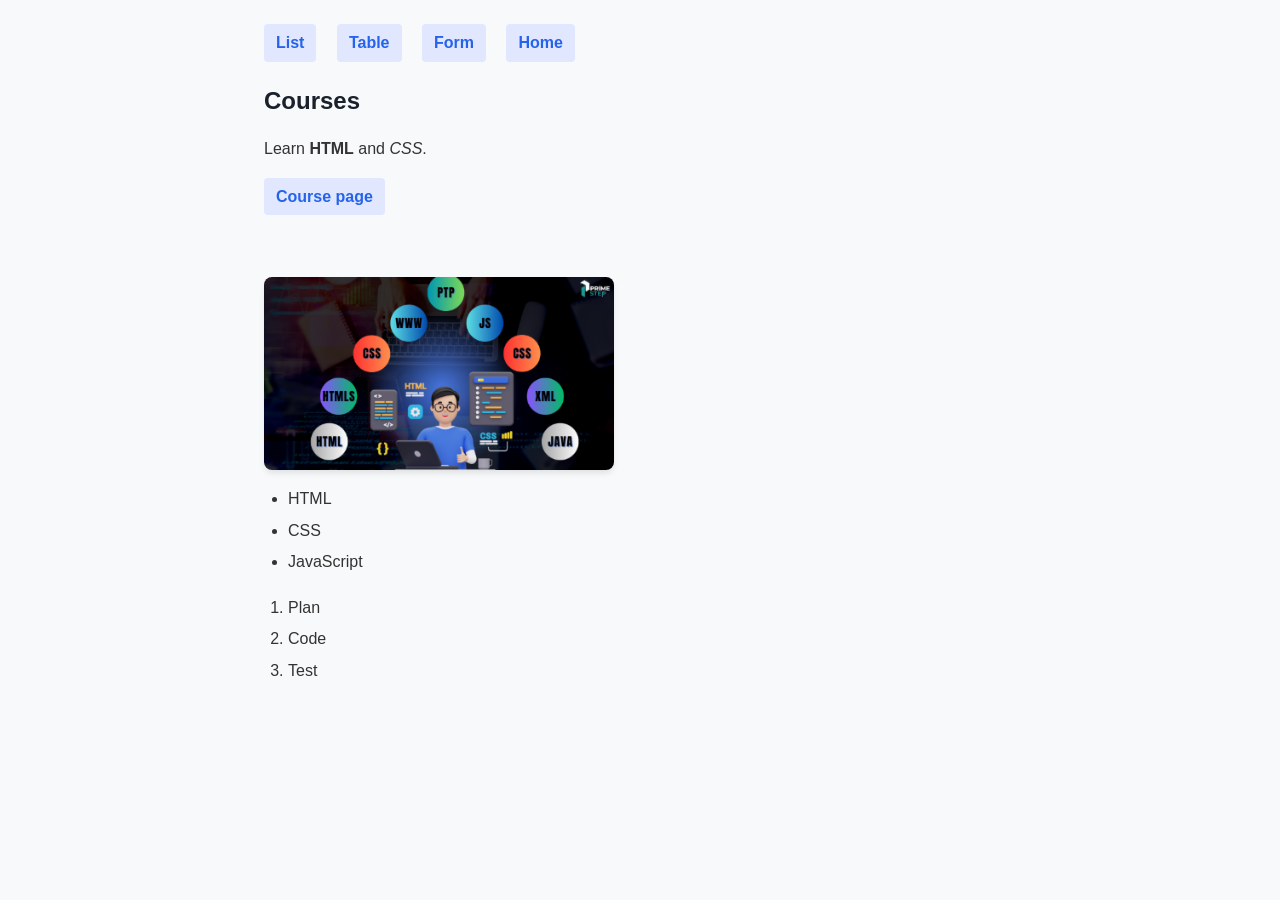
<file: WebProgramming/HTML-CSS-JavaScript/Project001_(Form_List_Table)/list.html>
<!DOCTYPE html>
<html lang="en">
<head>
    <link rel="stylesheet" href="style.css">
    <meta charset="UTF-8">
    <meta name="viewport" content="width=device-width, initial-scale=1.0">
    <title>List</title>
</head>
<body>

    <a href="list.html">List</a>
    <a href="table.html">Table</a>
    <a href="form.html">Form</a>
    <a href="index.html">Home</a>

    <h2>Courses</h2>
    <p>Learn <strong>HTML</strong> and <em>CSS</em>.</p>
    
    <a href="https://muktadi.com">Course page</a><br><br>
    <img src="images/Course.png" alt="Course image">

    <ul>
        <li>HTML</li>
        <li>CSS</li>
        <li>JavaScript</li>
    </ul>

    <ol>
        <li>Plan</li>
        <li>Code</li>
        <li>Test</li>
    </ol>

</body>
</html>
</file>
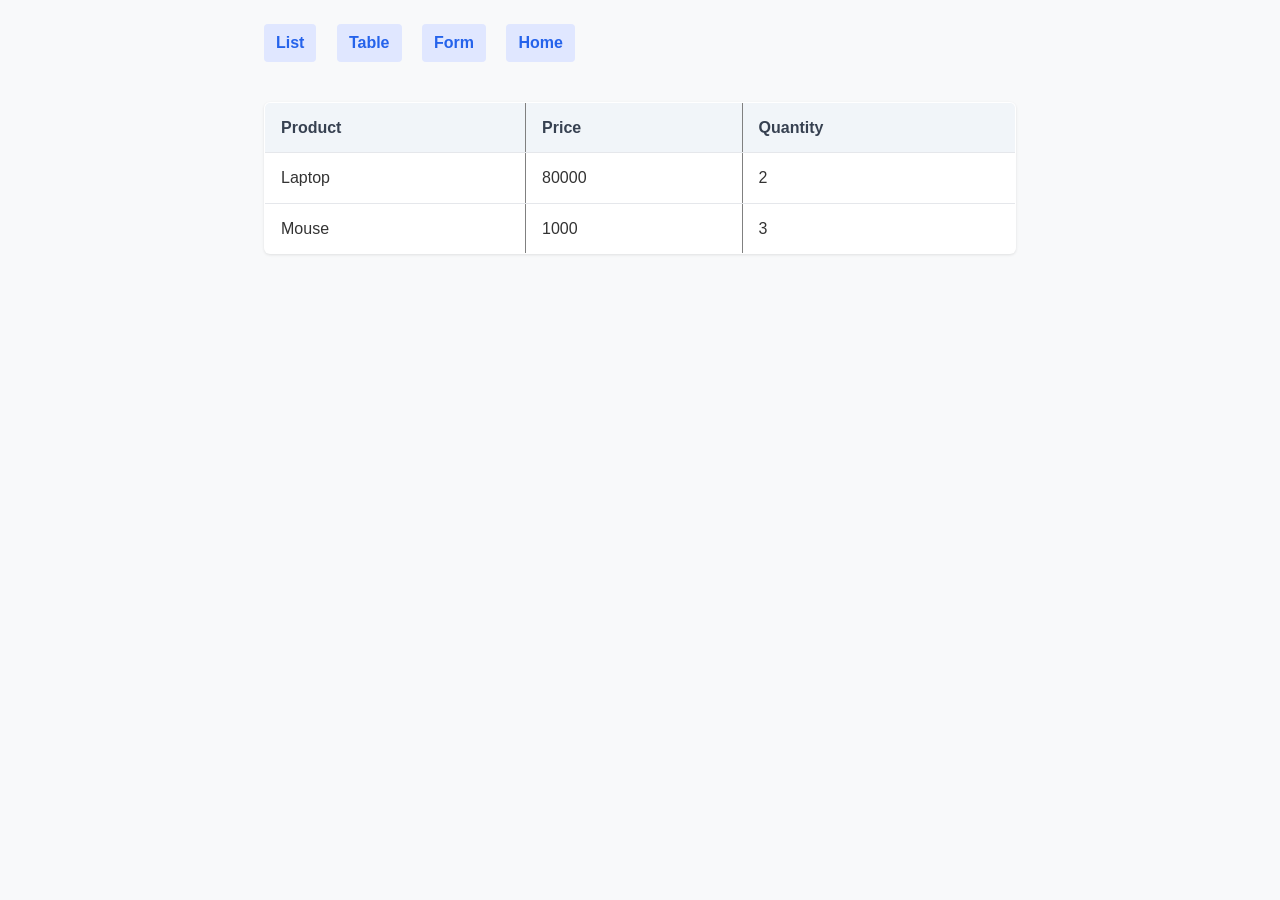
<file: WebProgramming/HTML-CSS-JavaScript/Project001_(Form_List_Table)/table.html>
<!DOCTYPE html>
<html lang="en">
<head>
    <link rel="stylesheet" href="style.css">
    <meta charset="UTF-8">
    <meta name="viewport" content="width=device-width, initial-scale=1.0">
    <title>Table</title>
</head>
<body>

    <a href="list.html">List</a>
    <a href="table.html">Table</a>
    <a href="form.html">Form</a>
    <a href="index.html">Home</a>

    <table border="1">
        <tr>
            <th>Product</th>
            <th>Price</th>
            <th>Quantity</th>
        </tr>
        <tr>
            <td>Laptop</td>
            <td>80000</td>
            <td>2</td>
        </tr>
        <tr>
            <td>Mouse</td>
            <td>1000</td>
            <td>3</td>
        </tr>
    </table>

</body>
</html>
</file>
<file: WebProgramming/HTML-CSS-JavaScript/Project001_(Form_List_Table)/style.css>
/* --- Global Reset & Typography --- */
* {
    margin: 0;
    padding: 0;
    box-sizing: border-box;
}

body {
    font-family: Arial, Helvetica, sans-serif;
    line-height: 1.6;
    color: #333333;
    background-color: #f8f9fa;
    padding: 24px;
    max-width: 800px;
    margin: 0 auto;
}

h1, h2 {
    color: #1a202c;
    margin-bottom: 16px;
}

p {
    margin-bottom: 16px;
}

/* --- Navigation Bar --- */
nav, body > a {
    display: inline-block;
    text-decoration: none;
    color: #2563eb;
    font-weight: 600;
    margin-right: 16px;
    margin-bottom: 20px;
    padding: 6px 12px;
    border-radius: 4px;
    background-color: #e0e7ff;
    transition: background-color 0.2s ease, color 0.2s ease;
}

nav a {
    text-decoration: none;
    color: #2563eb;
    font-weight: 600;
    margin-right: 12px;
}

nav a:hover, body > a:hover {
    background-color: #2563eb;
    color: #ffffff;
}

/* --- Images --- */
img {
    max-width: 100%;
    width: 350px;
    height: auto;
    display: block;
    margin: 16px 0;
    border-radius: 8px;
    box-shadow: 0 4px 6px -1px rgba(0, 0, 0, 0.1);
}

/* --- Lists --- */
ul, ol {
    margin-left: 24px;
    margin-bottom: 20px;
}

li {
    margin-bottom: 6px;
}

/* --- Tables --- */
table {
    width: 100%;
    border-collapse: collapse;
    margin: 20px 0;
    background-color: #ffffff;
    box-shadow: 0 1px 3px rgba(0, 0, 0, 0.1);
    border-radius: 6px;
    overflow: hidden;
}

th, td {
    padding: 12px 16px;
    text-align: left;
    border-bottom: 1px solid #e5e7eb;
}

th {
    background-color: #f1f5f9;
    color: #374151;
    font-weight: 700;
}

tr:hover {
    background-color: #f9fafb;
}

/* --- Forms --- */
form {
    background-color: #ffffff;
    padding: 24px;
    border-radius: 8px;
    box-shadow: 0 1px 3px rgba(0, 0, 0, 0.1);
    max-width: 420px;
}

label {
    display: block;
    font-weight: 600;
    margin-bottom: 6px;
    color: #374151;
}

input[type="text"],
input[type="email"],
select {
    width: 100%;
    padding: 10px 12px;
    border: 1px solid #d1d5db;
    border-radius: 6px;
    font-size: 14px;
    color: #1f2937;
    outline: none;
    transition: border-color 0.2s ease;
}

input[type="text"]:focus,
input[type="email"]:focus,
select:focus {
    border-color: #2563eb;
    box-shadow: 0 0 0 3px rgba(37, 99, 235, 0.15);
}

button[type="submit"] {
    background-color: #2563eb;
    color: #ffffff;
    border: none;
    padding: 10px 20px;
    font-size: 15px;
    font-weight: 600;
    border-radius: 6px;
    cursor: pointer;
    transition: background-color 0.2s ease;
}

button[type="submit"]:hover {
    background-color: #1d4ed8;
}
</file>
<file: WebProgramming/HTML-CSS-JavaScript/Project002_(Mini_Project_on_Study_Plan)/style.css>
/* ==============================================
   EXTERNAL CSS
   ============================================== */

/* ==============================================
   ELEMENT SELECTOR
   ============================================== */

body {
    font-family: Arial, sans-serif;
    background-color: #f4f6f8;
    margin: 0;
    color: #333;
}

/* ==============================================
   ELEMENT SELECTOR
   ============================================== */

header {
    background-color: #2563eb;
    color: white;
    text-align: center;
    padding: 30px;
}

/* ==============================================
   CLASS SELECTOR
   ============================================== */

.today,
.subjects,
.schedule,
.materials,
.steps,
.motivation,
.study-form {
    width: 650px;
    margin: 25px auto;
    padding: 20px;
    background-color: white;
    border-radius: 10px;
}

/* ==============================================
   CLASS SELECTOR
   ============================================== */

.subject {
    background-color: #eef2ff;
    padding: 15px;
    margin: 10px 0;
    border-radius: 8px;
}

/* ==============================================
   DESCENDANT SELECTOR
   ============================================== */

/*
   Selects h3 elements inside .subject
*/

.subject h3 {
    color: #2563eb;
    margin-bottom: 5px;
}

/*
   Selects p elements inside .subject
*/

.subject p {
    color: #555;
}

/* ==============================================
   GROUP SELECTOR
   ============================================== */

.subjects h2,
.schedule h2,
.materials h2,
.steps h2,
.motivation h2,
.study-form h2 {
    color: #1e3a8a;
}

/* ==============================================
   TABLE
   ============================================== */

table {
    width: 100%;
    border-collapse: collapse;
    margin-top: 15px;
}

/* Element Selector */

th {
    background-color: #2563eb;
    color: white;
    padding: 12px;
}

/* Element Selector */

td {
    border: 1px solid #ccc;
    padding: 12px;
    text-align: center;
}

/* ==============================================
   TABLE ROW HOVER
   ============================================== */

tr:hover {
    background-color: #f1f5f9;
}

/* ==============================================
   LISTS
   ============================================== */

ul,
ol {
    line-height: 2;
}

/* ==============================================
   FORM
   ============================================== */

form {
    display: flex;
    flex-direction: column;
}

/* Descendant Selector */

form label {
    margin-top: 12px;
    margin-bottom: 5px;
    font-weight: bold;
}

/* ==============================================
   INPUTS
   ============================================== */

input,
select,
textarea {
    padding: 10px;
    border: 1px solid #ccc;
    border-radius: 5px;
    font-size: 15px;
}

/* ==============================================
   RADIO & CHECKBOX
   ============================================== */

input[type="radio"],
input[type="checkbox"] {
    margin-right: 5px;
}

/* ==============================================
   BUTTON
   ============================================== */

button {
    margin-top: 20px;
    padding: 12px;
    background-color: #2563eb;
    color: white;
    border: none;
    border-radius: 5px;
    cursor: pointer;
}

/* ==============================================
   BUTTON HOVER
   ============================================== */

button:hover {
    background-color: #1d4ed8;
}

/* ==============================================
   FOOTER
   ============================================== */

footer {
    text-align: center;
    background-color: #1e293b;
    color: white;
    padding: 20px;
    margin-top: 30px;
}
</file>
<file: WebProgramming/HTML-CSS-JavaScript/Project003_(Mini_Project_on_Client_Management)/style.css>
/* ==============================================
   EXTERNAL CSS
   ============================================== */

/* ==============================================
   ELEMENT SELECTOR
   ============================================== */

body {
    font-family: Arial, sans-serif;
    background-color: #f4f6f8;
    margin: 0;
    color: #333;
}

/* ==============================================
   ELEMENT SELECTOR
   ============================================== */

header {
    background-color: #0f766e;
    color: white;
    text-align: center;
    padding: 30px;
}

/* ==============================================
   CLASS SELECTOR
   ============================================== */

.today,
.services,
.clients,
.schedule,
.materials,
.steps,
.motivation,
.client-form {
    width: 650px;
    max-width: 90%;
    margin: 25px auto;
    padding: 20px;
    background-color: white;
    border-radius: 10px;
}

/* ==============================================
   CLASS SELECTOR
   ============================================== */

.service {
    background-color: #ecfdf5;
    padding: 15px;
    margin: 10px 0;
    border-radius: 8px;
}

/* ==============================================
   DESCENDANT SELECTOR
   ============================================== */

/*
   Selects h3 elements inside .service
*/

.service h3 {
    color: #0f766e;
    margin-bottom: 5px;
}

/*
   Selects p elements inside .service
*/

.service p {
    color: #555;
}

/* ==============================================
   GROUP SELECTOR
   ============================================== */

.services h2,
.clients h2,
.schedule h2,
.materials h2,
.steps h2,
.motivation h2,
.client-form h2 {
    color: #134e4a;
}

/* ==============================================
   TABLE
   ============================================== */

table {
    width: 100%;
    border-collapse: collapse;
    margin-top: 15px;
}

/* Element Selector */

th {
    background-color: #0f766e;
    color: white;
    padding: 12px;
}

/* Element Selector */

td {
    border: 1px solid #ccc;
    padding: 12px;
    text-align: center;
}

/* ==============================================
   TABLE ROW HOVER
   ============================================== */

tr:hover {
    background-color: #f1f5f9;
}

/* ==============================================
   LISTS
   ============================================== */

ul,
ol {
    line-height: 2;
}

/* ==============================================
   FORM
   ============================================== */

form {
    display: flex;
    flex-direction: column;
}

/* Descendant Selector */

form label {
    margin-top: 12px;
    margin-bottom: 5px;
    font-weight: bold;
}

/* ==============================================
   INPUTS
   ============================================== */

input,
select,
textarea {
    padding: 10px;
    border: 1px solid #ccc;
    border-radius: 5px;
    font-size: 15px;
}

/* ==============================================
   RADIO & CHECKBOX
   ============================================== */

input[type="radio"],
input[type="checkbox"] {
    margin-right: 5px;
}

/* ==============================================
   BUTTON
   ============================================== */

button {
    margin-top: 20px;
    padding: 12px;
    background-color: #0f766e;
    color: white;
    border: none;
    border-radius: 5px;
    cursor: pointer;
}

/* ==============================================
   BUTTON HOVER
   ============================================== */

button:hover {
    background-color: #115e59;
}

/* ==============================================
   FOOTER
   ============================================== */

footer {
    text-align: center;
    background-color: #1e293b;
    color: white;
    padding: 20px;
    margin-top: 30px;
}
</file>
<file: WebProgramming/HTML-CSS-JavaScript/Project003_(Mini_Project_on_Client_Management2)/style.css>
/* ==============================================
   CLIENT MANAGEMENT SYSTEM - STYLE
   ============================================== */

body {
    font-family: Arial, sans-serif;
    background-color: #f4f6f8;
    margin: 0;
    color: #333;
}

header {
    background-color: #0f766e;
    color: white;
    text-align: center;
    padding: 30px;
}

/* ---------- Section boxes ---------- */

.today,
.services,
.clients,
.schedule,
.materials,
.steps,
.motivation,
.client-form {
    max-width: 900px;
    margin: 25px auto;
    padding: 20px;
    background-color: white;
    border-radius: 10px;
    box-sizing: border-box;
}

.services h2,
.clients h2,
.schedule h2,
.materials h2,
.steps h2,
.motivation h2,
.client-form h2 {
    color: #134e4a;
}

/* ---------- Services (cards with images) ---------- */

.service-grid {
    display: grid;
    grid-template-columns: repeat(auto-fit, minmax(250px, 1fr));
    gap: 20px;
    margin-top: 15px;
}

.service {
    background-color: #f0fdfa;
    border-radius: 10px;
    overflow: hidden;
    border: 1px solid #ccfbf1;
}

.service img {
    display: block;
    width: 100%;
    height: auto;
}

.service h3 {
    color: #0f766e;
    margin: 15px 15px 5px;
}

.service p {
    color: #555;
    margin: 0 15px 18px;
    line-height: 1.5;
}

/* ---------- Tables ---------- */

table {
    width: 100%;
    border-collapse: collapse;
    margin-top: 15px;
}

th {
    background-color: #0f766e;
    color: white;
    padding: 12px;
}

td {
    border: 1px solid #ccc;
    padding: 12px;
    text-align: center;
}

tr:hover {
    background-color: #f1f5f9;
}

/* ---------- Status badges ---------- */

.status {
    display: inline-block;
    padding: 4px 12px;
    border-radius: 20px;
    font-size: 14px;
    font-weight: bold;
}

.status.active {
    background-color: #dcfce7;
    color: #166534;
}

.status.pending {
    background-color: #fef3c7;
    color: #92400e;
}

.status.done {
    background-color: #e0f2fe;
    color: #075985;
}

/* ---------- Lists ---------- */

ul,
ol {
    line-height: 2;
}

/* ---------- Form ---------- */

form {
    display: flex;
    flex-direction: column;
}

form label {
    margin-top: 12px;
    margin-bottom: 5px;
    font-weight: bold;
}

input,
select,
textarea {
    padding: 10px;
    border: 1px solid #ccc;
    border-radius: 5px;
    font-size: 15px;
}

input[type="radio"],
input[type="checkbox"] {
    margin-right: 5px;
}

button {
    margin-top: 20px;
    padding: 12px;
    background-color: #0f766e;
    color: white;
    border: none;
    border-radius: 5px;
    font-size: 16px;
    cursor: pointer;
}

button:hover {
    background-color: #115e59;
}

/* ---------- Footer ---------- */

footer {
    text-align: center;
    background-color: #1e293b;
    color: white;
    padding: 20px;
    margin-top: 30px;
}

/* ---------- Small screens ---------- */

@media (max-width: 600px) {
    .clients,
    .schedule {
        overflow-x: auto;
    }

    th,
    td {
        padding: 8px;
        font-size: 14px;
    }
}
</file>
